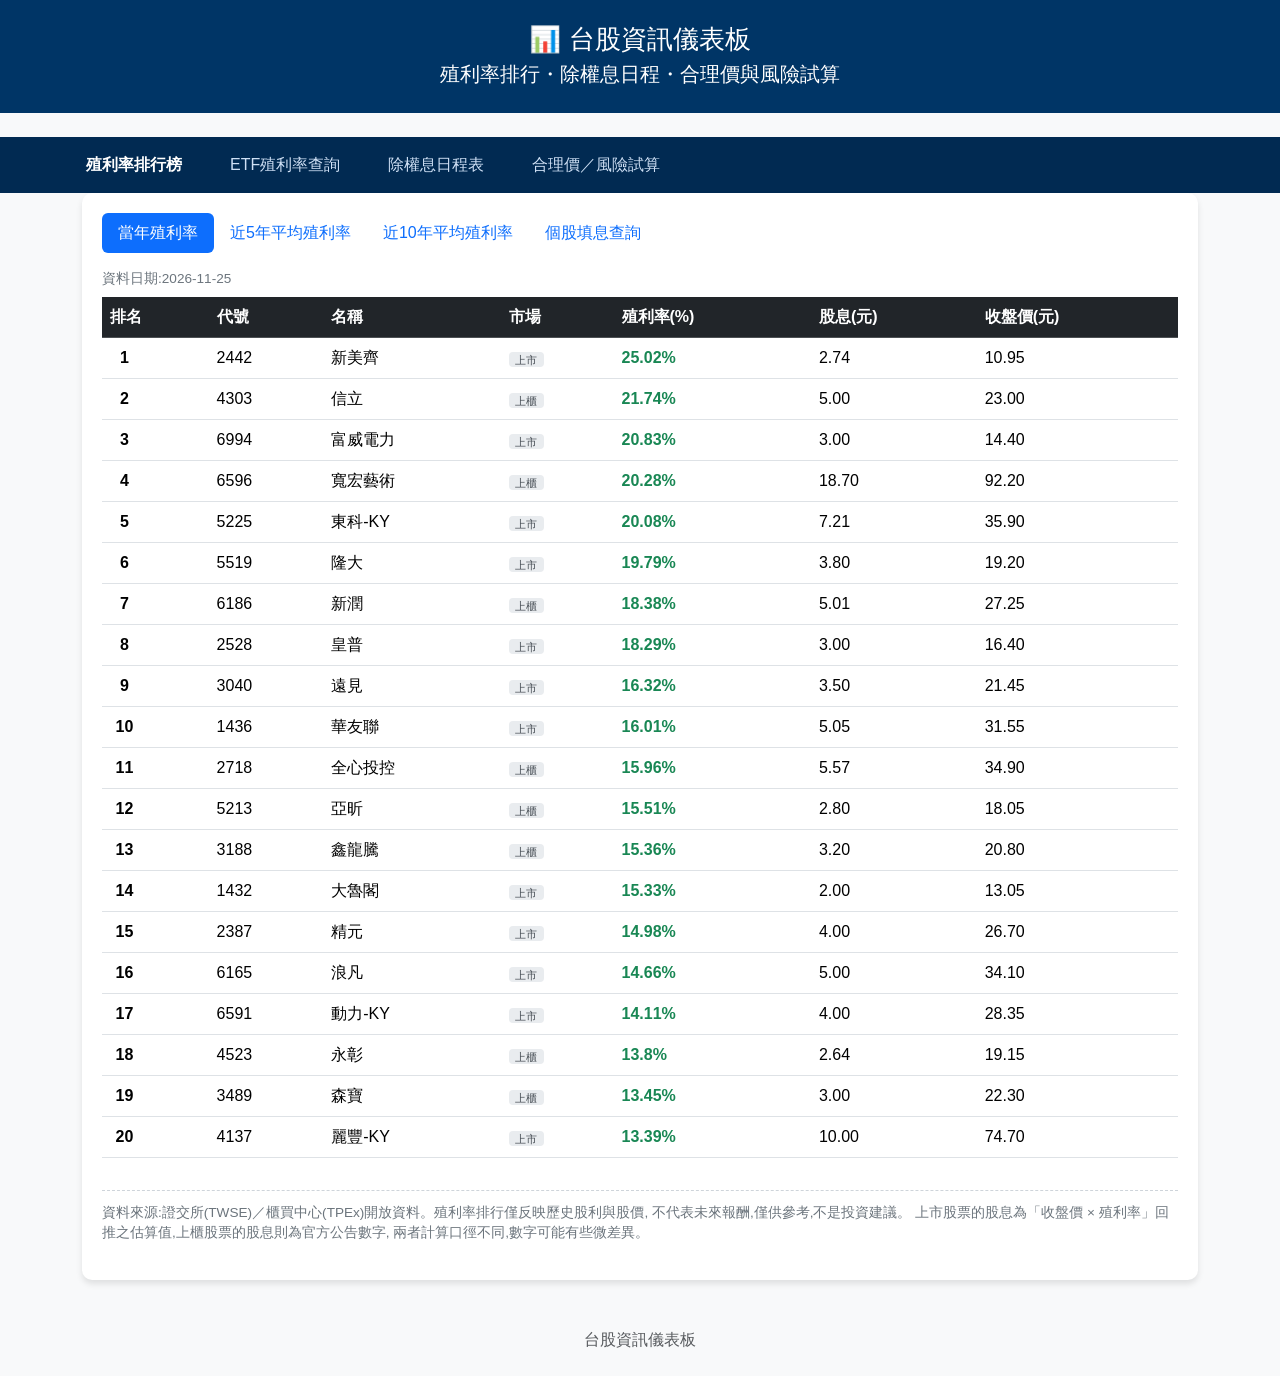
<file: index.html>
<!DOCTYPE html>
<html lang="zh-TW">
<head>
  <meta charset="UTF-8">
  <meta name="viewport" content="width=device-width, initial-scale=1.0">
  <title>台股殖利率排行榜 - 台股資訊儀表板</title>
  <link href="https://cdn.jsdelivr.net/npm/bootstrap@5.3.0/dist/css/bootstrap.min.css" rel="stylesheet">
  <link href="assets/css/style.css" rel="stylesheet">
</head>
<body>

<div id="site-nav"></div>

<main class="container">
  <div class="table-container">
    <ul class="nav nav-pills mb-3" id="rankingTabs" role="tablist">
      <li class="nav-item" role="presentation">
        <button class="nav-link active" data-tab="current" type="button">當年殖利率</button>
      </li>
      <li class="nav-item" role="presentation">
        <button class="nav-link" data-tab="5y" type="button">近5年平均殖利率</button>
      </li>
      <li class="nav-item" role="presentation">
        <button class="nav-link" data-tab="10y" type="button">近10年平均殖利率</button>
      </li>
      <li class="nav-item" role="presentation">
        <button class="nav-link" data-tab="fill-dividend" type="button">個股填息查詢</button>
      </li>
    </ul>

    <div id="rankingPanel">
      <p class="data-date-note mb-2" id="dataDateNote"></p>

      <div class="table-responsive">
        <table class="table table-hover data-table">
          <thead class="table-dark">
            <tr id="rankingHeadRow">
              <th>排名</th>
              <th>代號</th>
              <th>名稱</th>
              <th>市場</th>
              <th>殖利率(%)</th>
              <th>股息(元)</th>
              <th>收盤價(元)</th>
            </tr>
          </thead>
          <tbody id="rankingBody">
            <tr><td colspan="7" class="state-message">載入中...</td></tr>
          </tbody>
        </table>
      </div>

      <p class="disclaimer">
        資料來源:證交所(TWSE)／櫃買中心(TPEx)開放資料。殖利率排行僅反映歷史股利與股價,
        不代表未來報酬,僅供參考,不是投資建議。
        上市股票的股息為「收盤價 × 殖利率」回推之估算值,上櫃股票的股息則為官方公告數字,
        兩者計算口徑不同,數字可能有些微差異。
      </p>
    </div>

    <div id="fillDividendPanel" style="display:none;">
      <div class="input-group mb-3" style="max-width: 24rem;">
        <input type="text" id="fdSearchInput" class="form-control" placeholder="輸入股票代號或名稱,例如 2330 或 台積電">
        <button class="btn btn-primary" id="fdSearchBtn" type="button">查詢</button>
      </div>
      <div id="fdSearchMatches" class="mb-3"></div>
      <div id="fdStatus"></div>

      <div class="table-responsive" id="fdTableWrap" style="display:none;">
        <table class="table table-hover data-table">
          <thead class="table-dark">
            <tr>
              <th>年度</th>
              <th>除息日</th>
              <th>除息前股價</th>
              <th>殖利率(%)</th>
              <th>填息天數</th>
              <th>填息後連續維持天數</th>
            </tr>
          </thead>
          <tbody id="fdBody"></tbody>
        </table>
      </div>

      <p class="disclaimer">
        「填息天數」:從除息日起,到收盤價回到除息前收盤價以上所花的交易日數(超過 365
        天未填息則標示逾期)。「填息後連續維持天數」:填息後收盤價連續維持在除息前股價以上
        的交易日數,只要有一天收盤價低於除息前股價就停止累計(最多追蹤 365 天)。
        <strong>此功能目前只支援上市(TWSE)股票</strong>,上櫃股票因資料來源不開放瀏覽器
        跨網域查詢,暫不支援。查詢結果會存在瀏覽器本機(localStorage)一天,同一檔股票
        當天內重複查詢不會再次呼叫外部 API。僅供參考,不是投資建議。
      </p>
    </div>
  </div>
</main>

<footer class="text-center mt-5 mb-4 text-muted">
  <p>台股資訊儀表板</p>
</footer>

<script src="https://cdn.jsdelivr.net/npm/bootstrap@5.3.0/dist/js/bootstrap.bundle.min.js"></script>
<script>window.ACTIVE_PAGE = "rankings";</script>
<script src="assets/js/nav.js"></script>
<script src="assets/js/data-utils.js"></script>
<script src="assets/js/fill-dividend.js"></script>
<script>
  const TAB_CONFIG = {
    current: { file: "data/current_yield_top20.json", yieldKey: "yield", header: "殖利率(%)" },
    "5y": { file: "data/yield_5y_top20.json", yieldKey: "avg_yield", header: "近5年平均殖利率(%)", detailYears: 5 },
    "10y": { file: "data/yield_10y_top20.json", yieldKey: "avg_yield", header: "近10年平均殖利率(%)", detailYears: 10 },
  };

  let activeTab = "current";

  // null/undefined 一律顯示「—」,數字統一取到小數點後 2 位(順便清掉浮點數誤差)。
  function formatMoney(v) {
    if (v === null || v === undefined) return "—";
    const num = Number(v);
    if (Number.isNaN(num)) return "—";
    return num.toFixed(2);
  }

  function buildYieldDetailTableHTML(entries) {
    if (!entries.length) {
      return `<div class="state-message py-2 mb-0">查無可對照的歷史年度樣本資料。</div>`;
    }
    const rowsHtml = entries.map((e) => `
      <tr>
        <td>${DataUtils.escapeHTML(e.year)}</td>
        <td>${formatMoney(e.close)}</td>
        <td>${formatMoney(e.dividend)}</td>
        <td>${e.yield}%</td>
      </tr>
    `).join("");
    return `
      <table class="table table-sm table-borderless mb-0 detail-table">
        <thead>
          <tr><th>年度</th><th>收盤價(元)</th><th>股息(元)</th><th>殖利率(%)</th></tr>
        </thead>
        <tbody>${rowsHtml}</tbody>
      </table>
    `;
  }

  // 展開/收合單一列的歷史明細。第一次展開時才去查資料並快取在 detailRow 的 dataset 上,
  // 之後重複展開/收合不用重新計算。
  async function toggleYieldDetail(btn, numYears) {
    const code = btn.dataset.code;
    const summaryRow = btn.closest("tr");
    const detailRow = summaryRow.nextElementSibling;
    const cell = detailRow.querySelector(".detail-cell");

    const isOpen = detailRow.style.display !== "none";
    if (isOpen) {
      detailRow.style.display = "none";
      btn.textContent = "▸ 明細";
      return;
    }

    if (cell.dataset.built !== "1") {
      btn.disabled = true;
      const originalText = btn.textContent;
      btn.textContent = "載入中...";
      await ensureYieldHistoryLoaded();
      const years = Object.keys(yieldHistoryRaw).sort((a, b) => b - a).slice(0, numYears);
      const entries = [];
      years.forEach((y) => {
        const info = (yieldHistoryRaw[y] || {})[code];
        if (info) {
          entries.push({ year: y, close: info.close, dividend: info.dividend, yield: info.yield });
        }
      });
      cell.innerHTML = buildYieldDetailTableHTML(entries);
      cell.dataset.built = "1";
      btn.disabled = false;
      btn.textContent = originalText;
    }
    detailRow.style.display = "";
    btn.textContent = "▾ 收合";
  }

  async function loadTab(tabKey) {
    const cfg = TAB_CONFIG[tabKey];
    const isDetailTab = tabKey === "5y" || tabKey === "10y";
    const tbody = document.getElementById("rankingBody");
    const dateNote = document.getElementById("dataDateNote");
    const headRow = document.getElementById("rankingHeadRow");

    headRow.innerHTML = isDetailTab
      ? `<th>排名</th><th>代號</th><th>名稱</th><th>市場</th><th>${cfg.header}</th><th>明細</th>`
      : `<th>排名</th><th>代號</th><th>名稱</th><th>市場</th><th>${cfg.header}</th><th>股息(元)</th><th>收盤價(元)</th>`;

    DataUtils.showState(tbody, "載入中...");
    dateNote.textContent = "";

    try {
      const rows = await DataUtils.fetchJSON(cfg.file);
      if (!rows || rows.length === 0) {
        DataUtils.showState(tbody, "目前沒有可顯示的排行資料。");
        return;
      }

      if (isDetailTab) {
        const numYears = cfg.detailYears;
        tbody.innerHTML = rows.map((r, i) => `
          <tr>
            <td><span class="rank-badge">${i + 1}</span></td>
            <td>${DataUtils.escapeHTML(r.code)}</td>
            <td>${DataUtils.escapeHTML(r.name)}</td>
            <td><span class="market-badge">${DataUtils.marketLabel(r.market)}</span></td>
            <td class="text-success fw-bold">${r[cfg.yieldKey]}%</td>
            <td><button type="button" class="btn btn-sm btn-outline-secondary detail-toggle-btn" data-code="${DataUtils.escapeHTML(r.code)}">▸ 明細</button></td>
          </tr>
          <tr class="detail-row" style="display:none">
            <td colspan="6" class="detail-cell"></td>
          </tr>
        `).join("");

        tbody.querySelectorAll(".detail-toggle-btn").forEach((btn) => {
          btn.addEventListener("click", () => toggleYieldDetail(btn, numYears));
        });
      } else {
        tbody.innerHTML = rows.map((r, i) => `
          <tr>
            <td><span class="rank-badge">${i + 1}</span></td>
            <td>${DataUtils.escapeHTML(r.code)}</td>
            <td>${DataUtils.escapeHTML(r.name)}</td>
            <td><span class="market-badge">${DataUtils.marketLabel(r.market)}</span></td>
            <td class="text-success fw-bold">${r[cfg.yieldKey]}%</td>
            <td>${formatMoney(r.cash_dividend)}</td>
            <td>${formatMoney(r.close)}</td>
          </tr>
        `).join("");
      }

      if (tabKey === "current" && rows[0] && rows[0].date) {
        dateNote.textContent = `資料日期:${rows[0].date}`;
      } else if (tabKey !== "current") {
        dateNote.textContent = "資料基準:近年 6/30 附近抽樣交易日殖利率快照的平均值";
      }
    } catch (err) {
      console.error(err);
      DataUtils.showState(tbody, "資料載入失敗,請確認排程是否已產生最新資料(data/ 資料夾底下的 JSON 檔)。");
    }
  }

  document.querySelectorAll("#rankingTabs button").forEach((btn) => {
    btn.addEventListener("click", () => {
      document.querySelectorAll("#rankingTabs button").forEach((b) => b.classList.remove("active"));
      btn.classList.add("active");
      activeTab = btn.dataset.tab;

      const rankingPanel = document.getElementById("rankingPanel");
      const fillDividendPanel = document.getElementById("fillDividendPanel");
      if (activeTab === "fill-dividend") {
        rankingPanel.style.display = "none";
        fillDividendPanel.style.display = "";
        initFillDividendPanel();
      } else {
        rankingPanel.style.display = "";
        fillDividendPanel.style.display = "none";
        loadTab(activeTab);
      }
    });
  });

  loadTab(activeTab);

  // ==================== 個股填息查詢 ====================
  let yieldHistoryRaw = null; // {year: {code: {name, market, close, yield, dividend}}}
  let yieldHistoryLoaded = false;

  async function ensureYieldHistoryLoaded() {
    if (yieldHistoryLoaded) return;
    try {
      yieldHistoryRaw = await DataUtils.fetchJSON("data/yield_history_raw.json");
    } catch (err) {
      console.error(err);
      yieldHistoryRaw = {};
    }
    yieldHistoryLoaded = true;
  }

  function findLatestSnapshotEntry(code) {
    // 從最新到最舊找這檔代號出現的年度快照,拿 name/market 用
    const years = Object.keys(yieldHistoryRaw).sort((a, b) => b - a);
    for (const y of years) {
      if (yieldHistoryRaw[y][code]) return yieldHistoryRaw[y][code];
    }
    return null;
  }

  function searchStockIndex(keyword) {
    // 用最新一個年度的快照當代號/名稱對照表
    const years = Object.keys(yieldHistoryRaw).sort((a, b) => b - a);
    if (!years.length) return [];
    const latest = yieldHistoryRaw[years[0]];
    if (latest[keyword]) return [[keyword, latest[keyword].name]];
    return Object.entries(latest)
      .filter(([code, info]) => info.name && info.name.includes(keyword))
      .map(([code, info]) => [code, info.name])
      .slice(0, 20);
  }

  function initFillDividendPanel() {
    if (document.getElementById("fdSearchBtn").dataset.bound) return;
    document.getElementById("fdSearchBtn").dataset.bound = "1";

    document.getElementById("fdSearchBtn").addEventListener("click", handleFillDividendSearch);
    document.getElementById("fdSearchInput").addEventListener("keydown", (e) => {
      if (e.key === "Enter") { e.preventDefault(); handleFillDividendSearch(); }
    });
  }

  async function handleFillDividendSearch() {
    const keyword = document.getElementById("fdSearchInput").value.trim();
    const matchesEl = document.getElementById("fdSearchMatches");
    const statusEl = document.getElementById("fdStatus");
    const tableWrap = document.getElementById("fdTableWrap");
    matchesEl.innerHTML = "";
    statusEl.innerHTML = "";
    tableWrap.style.display = "none";
    if (!keyword) return;

    await ensureYieldHistoryLoaded();
    const matches = searchStockIndex(keyword);

    if (matches.length === 0) {
      statusEl.innerHTML = `<div class="state-message">查無「${DataUtils.escapeHTML(keyword)}」,請確認代號或名稱是否正確。</div>`;
      return;
    }
    if (matches.length === 1) {
      runFillDividendQuery(matches[0][0]);
      return;
    }
    matchesEl.innerHTML = matches.map(([code, name]) =>
      `<button class="btn btn-outline-secondary btn-sm me-2 mb-2" data-code="${code}">${DataUtils.escapeHTML(name)} (${code})</button>`
    ).join("");
    matchesEl.querySelectorAll("button").forEach((btn) => {
      btn.addEventListener("click", () => runFillDividendQuery(btn.dataset.code));
    });
  }

  async function runFillDividendQuery(code) {
    const statusEl = document.getElementById("fdStatus");
    const tableWrap = document.getElementById("fdTableWrap");
    const body = document.getElementById("fdBody");
    tableWrap.style.display = "none";

    const snapshotEntry = findLatestSnapshotEntry(code);
    const market = snapshotEntry ? snapshotEntry.market : null;
    const name = snapshotEntry ? snapshotEntry.name : code;

    if (market === "otc") {
      statusEl.innerHTML = `<div class="state-message">${DataUtils.escapeHTML(name)}(${code})是上櫃股票,填息查詢功能目前只支援上市股票,無法查詢。</div>`;
      return;
    }

    statusEl.innerHTML = `<div class="state-message">查詢中(${DataUtils.escapeHTML(name)} ${code})...首次查詢這檔股票可能需要幾秒到十幾秒,請稍候。</div>`;

    let events;
    try {
      events = await FillDividend.getFillDividendReport(code);
    } catch (err) {
      console.error(err);
      statusEl.innerHTML = `<div class="alert alert-danger">查詢失敗:${DataUtils.escapeHTML(err.message || String(err))}</div>`;
      return;
    }

    if (!events.length) {
      statusEl.innerHTML = `<div class="state-message">查無 ${DataUtils.escapeHTML(name)}(${code})近 10 年的除息事件紀錄。</div>`;
      return;
    }

    statusEl.innerHTML = "";
    tableWrap.style.display = "";
    body.innerHTML = events.map((ev) => {
      const year = ev.exDate.slice(0, 4);
      const yearSnap = (yieldHistoryRaw[year] || {})[code];
      const yieldText = yearSnap ? `${yearSnap.yield}%` : "-";

      let fillText, maintainText;
      if (ev.status === "filled") {
        fillText = `${ev.fillDays} 天(${ev.fillDate})`;
        if (ev.maintainCapped === true) {
          maintainText = `${ev.maintainDays}+ 天(達 365 天上限)`;
        } else if (ev.maintainCapped === null) {
          maintainText = `${ev.maintainDays} 天(維持中,尚未跌破)`;
        } else {
          maintainText = `${ev.maintainDays} 天`;
        }
      } else if (ev.status === "not_filled_yet") {
        fillText = "尚未填息";
        maintainText = "-";
      } else if (ev.status === "not_filled_overdue") {
        fillText = "逾期未填息(超過365天)";
        maintainText = "-";
      } else {
        fillText = "資料不足";
        maintainText = "-";
      }

      return `
        <tr>
          <td>${year}</td>
          <td>${ev.exDate}(${ev.type})</td>
          <td>${ev.preClose}</td>
          <td>${yieldText}</td>
          <td>${fillText}</td>
          <td>${maintainText}</td>
        </tr>
      `;
    }).join("");
  }
</script>
</body>
</html>
</file>
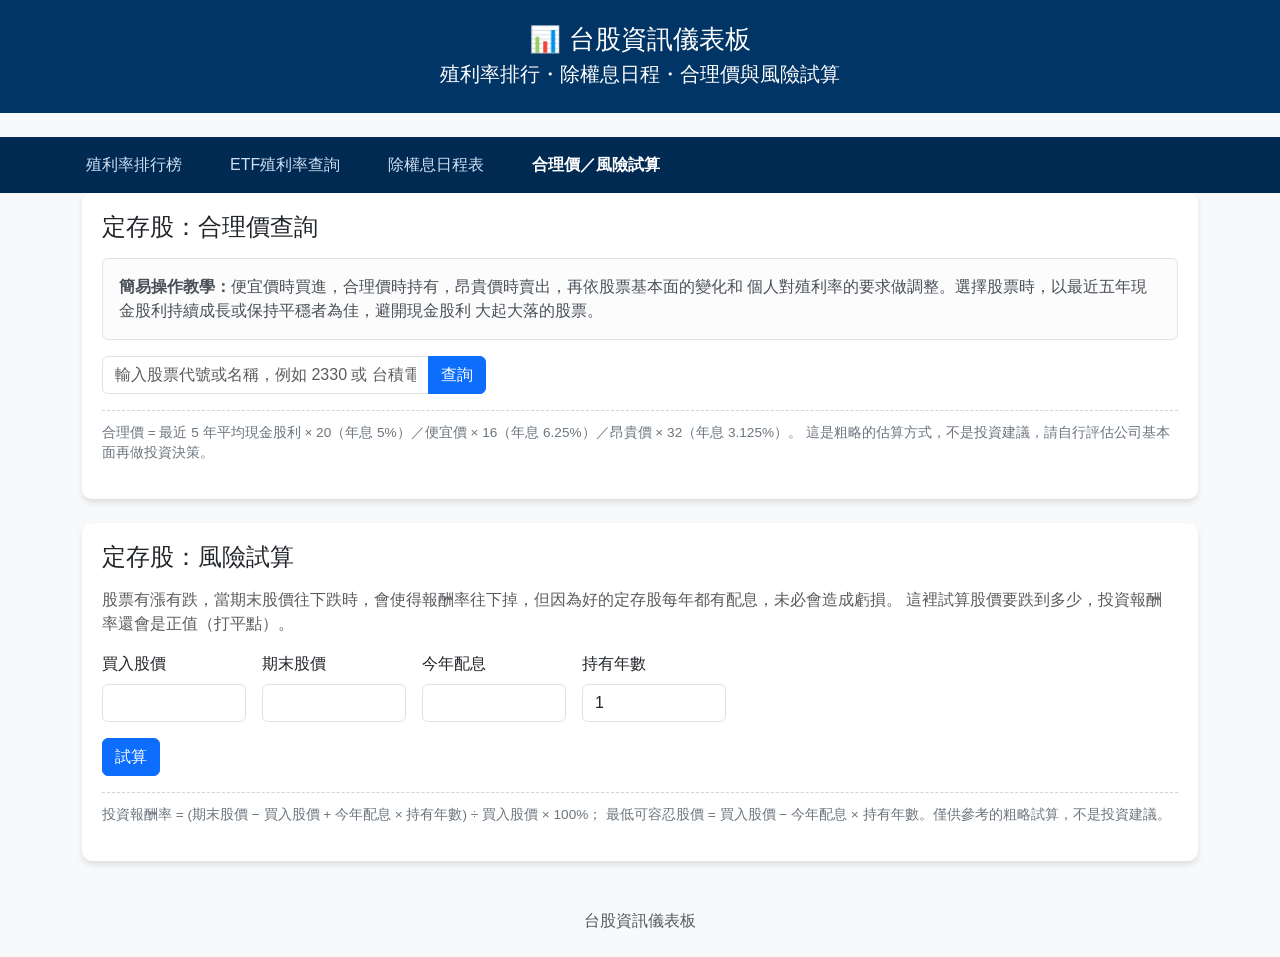
<file: calculators.html>
<!DOCTYPE html>
<html lang="zh-TW">
<head>
  <meta charset="UTF-8">
  <meta name="viewport" content="width=device-width, initial-scale=1.0">
  <title>合理價／風險試算 - 台股資訊儀表板</title>
  <link href="https://cdn.jsdelivr.net/npm/bootstrap@5.3.0/dist/css/bootstrap.min.css" rel="stylesheet">
  <link href="assets/css/style.css" rel="stylesheet">
</head>
<body>

<div id="site-nav"></div>

<main class="container">

  <!-- ===== 合理價查詢 ===== -->
  <section class="table-container">
    <h4 class="mb-3">定存股：合理價查詢</h4>

    <div class="alert alert-light border" role="alert">
      <strong>簡易操作教學：</strong>便宜價時買進，合理價時持有，昂貴價時賣出，再依股票基本面的變化和
      個人對殖利率的要求做調整。選擇股票時，以最近五年現金股利持續成長或保持平穩者為佳，避開現金股利
      大起大落的股票。
    </div>

    <div class="input-group mb-3" style="max-width: 24rem;">
      <input type="text" id="fvSearchInput" class="form-control" placeholder="輸入股票代號或名稱，例如 2330 或 台積電">
      <button class="btn btn-primary" id="fvSearchBtn" type="button">查詢</button>
    </div>
    <div id="fvSearchMatches" class="mb-3"></div>

    <div id="fvResult"></div>

    <p class="disclaimer">
      合理價 = 最近 5 年平均現金股利 × 20（年息 5%）／便宜價 × 16（年息 6.25%）／昂貴價 × 32（年息 3.125%）。
      這是粗略的估算方式，不是投資建議，請自行評估公司基本面再做投資決策。
    </p>
  </section>

  <!-- ===== 風險試算 ===== -->
  <section class="table-container">
    <h4 class="mb-3">定存股：風險試算</h4>
    <p class="text-muted">
      股票有漲有跌，當期末股價往下跌時，會使得報酬率往下掉，但因為好的定存股每年都有配息，未必會造成虧損。
      這裡試算股價要跌到多少，投資報酬率還會是正值（打平點）。
    </p>

    <form id="riskForm" class="row g-3" style="max-width: 40rem;">
      <div class="col-6 col-sm-3">
        <label class="form-label" for="buyPrice">買入股價</label>
        <input type="number" step="0.01" class="form-control" id="buyPrice" required>
      </div>
      <div class="col-6 col-sm-3">
        <label class="form-label" for="endPrice">期末股價</label>
        <input type="number" step="0.01" class="form-control" id="endPrice" required>
      </div>
      <div class="col-6 col-sm-3">
        <label class="form-label" for="dividend">今年配息</label>
        <input type="number" step="0.01" class="form-control" id="dividend" required>
      </div>
      <div class="col-6 col-sm-3">
        <label class="form-label" for="years">持有年數</label>
        <input type="number" step="0.1" class="form-control" id="years" value="1" required>
      </div>
      <div class="col-12">
        <button type="submit" class="btn btn-primary">試算</button>
      </div>
    </form>

    <div id="riskResult" class="mt-3"></div>

    <p class="disclaimer">
      投資報酬率 = (期末股價 − 買入股價 + 今年配息 × 持有年數) ÷ 買入股價 × 100%；
      最低可容忍股價 = 買入股價 − 今年配息 × 持有年數。僅供參考的粗略試算，不是投資建議。
    </p>
  </section>

</main>

<footer class="text-center mt-5 mb-4 text-muted">
  <p>台股資訊儀表板</p>
</footer>

<script src="https://cdn.jsdelivr.net/npm/bootstrap@5.3.0/dist/js/bootstrap.bundle.min.js"></script>
<script>window.ACTIVE_PAGE = "calculators";</script>
<script src="assets/js/nav.js"></script>
<script src="assets/js/data-utils.js"></script>
<script src="assets/js/risk.js"></script>
<script>
  let fairValueData = null;

  async function loadFairValueData() {
    try {
      fairValueData = await DataUtils.fetchJSON("data/fair_value.json");
    } catch (err) {
      console.error(err);
      document.getElementById("fvResult").innerHTML =
        `<div class="state-message">合理價資料載入失敗，請確認排程是否已產生 data/fair_value.json。</div>`;
    }
  }

  function searchFairValue() {
    const keyword = document.getElementById("fvSearchInput").value.trim();
    const matchesEl = document.getElementById("fvSearchMatches");
    const resultEl = document.getElementById("fvResult");
    matchesEl.innerHTML = "";
    resultEl.innerHTML = "";
    if (!fairValueData || !keyword) return;

    if (fairValueData[keyword]) {
      renderFairValue(keyword);
      return;
    }

    const matches = Object.entries(fairValueData)
      .filter(([code, info]) => info.name && info.name.includes(keyword))
      .slice(0, 20);

    if (matches.length === 0) {
      DataUtils.showState(resultEl, `查無「${keyword}」的合理價資料（可能是樣本不足或代號輸入錯誤）。`);
      return;
    }
    if (matches.length === 1) {
      renderFairValue(matches[0][0]);
      return;
    }
    matchesEl.innerHTML = matches.map(([code, info]) =>
      `<button class="btn btn-outline-secondary btn-sm me-2 mb-2" data-code="${code}">${DataUtils.escapeHTML(info.name)} (${code})</button>`
    ).join("");
    matchesEl.querySelectorAll("button").forEach((btn) => {
      btn.addEventListener("click", () => renderFairValue(btn.dataset.code));
    });
  }

  function renderFairValue(code) {
    const info = fairValueData[code];
    const resultEl = document.getElementById("fvResult");
    if (!info) {
      DataUtils.showState(resultEl, "查無資料。");
      return;
    }
    resultEl.innerHTML = `
      <div class="card">
        <div class="card-body">
          <h5 class="card-title">${DataUtils.escapeHTML(info.name)} (${code})</h5>
          <p class="text-muted mb-2">近 ${info.sample_years} 年平均現金股利：${info.avg_dividend_5y} 元</p>
          <div class="row text-center">
            <div class="col-4">
              <div class="text-success fw-bold fs-5">${info.cheap}</div>
              <div class="text-muted small">便宜價</div>
            </div>
            <div class="col-4">
              <div class="fw-bold fs-5">${info.reasonable}</div>
              <div class="text-muted small">合理價</div>
            </div>
            <div class="col-4">
              <div class="text-danger fw-bold fs-5">${info.expensive}</div>
              <div class="text-muted small">昂貴價</div>
            </div>
          </div>
          <button class="btn btn-link mt-2 p-0" id="fillRiskFormBtn">用這檔股票的平均股利試算風險 →</button>
        </div>
      </div>
    `;
    document.getElementById("fillRiskFormBtn").addEventListener("click", () => {
      document.getElementById("buyPrice").value = info.reasonable;
      document.getElementById("dividend").value = info.avg_dividend_5y;
      document.getElementById("riskForm").scrollIntoView({ behavior: "smooth" });
    });
  }

  document.getElementById("fvSearchBtn").addEventListener("click", searchFairValue);
  document.getElementById("fvSearchInput").addEventListener("keydown", (e) => {
    if (e.key === "Enter") { e.preventDefault(); searchFairValue(); }
  });

  document.getElementById("riskForm").addEventListener("submit", (e) => {
    e.preventDefault();
    const input = {
      buyPrice: document.getElementById("buyPrice").value,
      endPrice: document.getElementById("endPrice").value,
      dividend: document.getElementById("dividend").value,
      years: document.getElementById("years").value,
    };
    const result = RiskCalc.calc(input);
    const resultEl = document.getElementById("riskResult");
    if (!result.ok) {
      resultEl.innerHTML = `<div class="alert alert-danger">${DataUtils.escapeHTML(result.error)}</div>`;
      return;
    }
    const rateClass = result.returnRate >= 0 ? "text-success" : "text-danger";
    resultEl.innerHTML = `
      <div class="card">
        <div class="card-body row text-center">
          <div class="col-6 col-sm-3 mb-2">
            <div class="fw-bold fs-5 ${rateClass}">${result.returnRate}%</div>
            <div class="text-muted small">投資報酬率</div>
          </div>
          <div class="col-6 col-sm-3 mb-2">
            <div class="fw-bold fs-5">${result.breakevenPrice}</div>
            <div class="text-muted small">最低可容忍股價</div>
          </div>
          <div class="col-6 col-sm-3 mb-2">
            <div class="fw-bold fs-5">${result.toleratedDropAmount}</div>
            <div class="text-muted small">可容忍下跌金額</div>
          </div>
          <div class="col-6 col-sm-3 mb-2">
            <div class="fw-bold fs-5">${result.toleratedDropPct}%</div>
            <div class="text-muted small">可容忍下跌百分比</div>
          </div>
        </div>
      </div>
      ${result.noDividendBuffer ? '<div class="alert alert-warning mt-2">今年配息為 0，沒有配息緩衝，沒有安全邊際。</div>' : ""}
    `;
  });

  loadFairValueData();
</script>
</body>
</html>
</file>
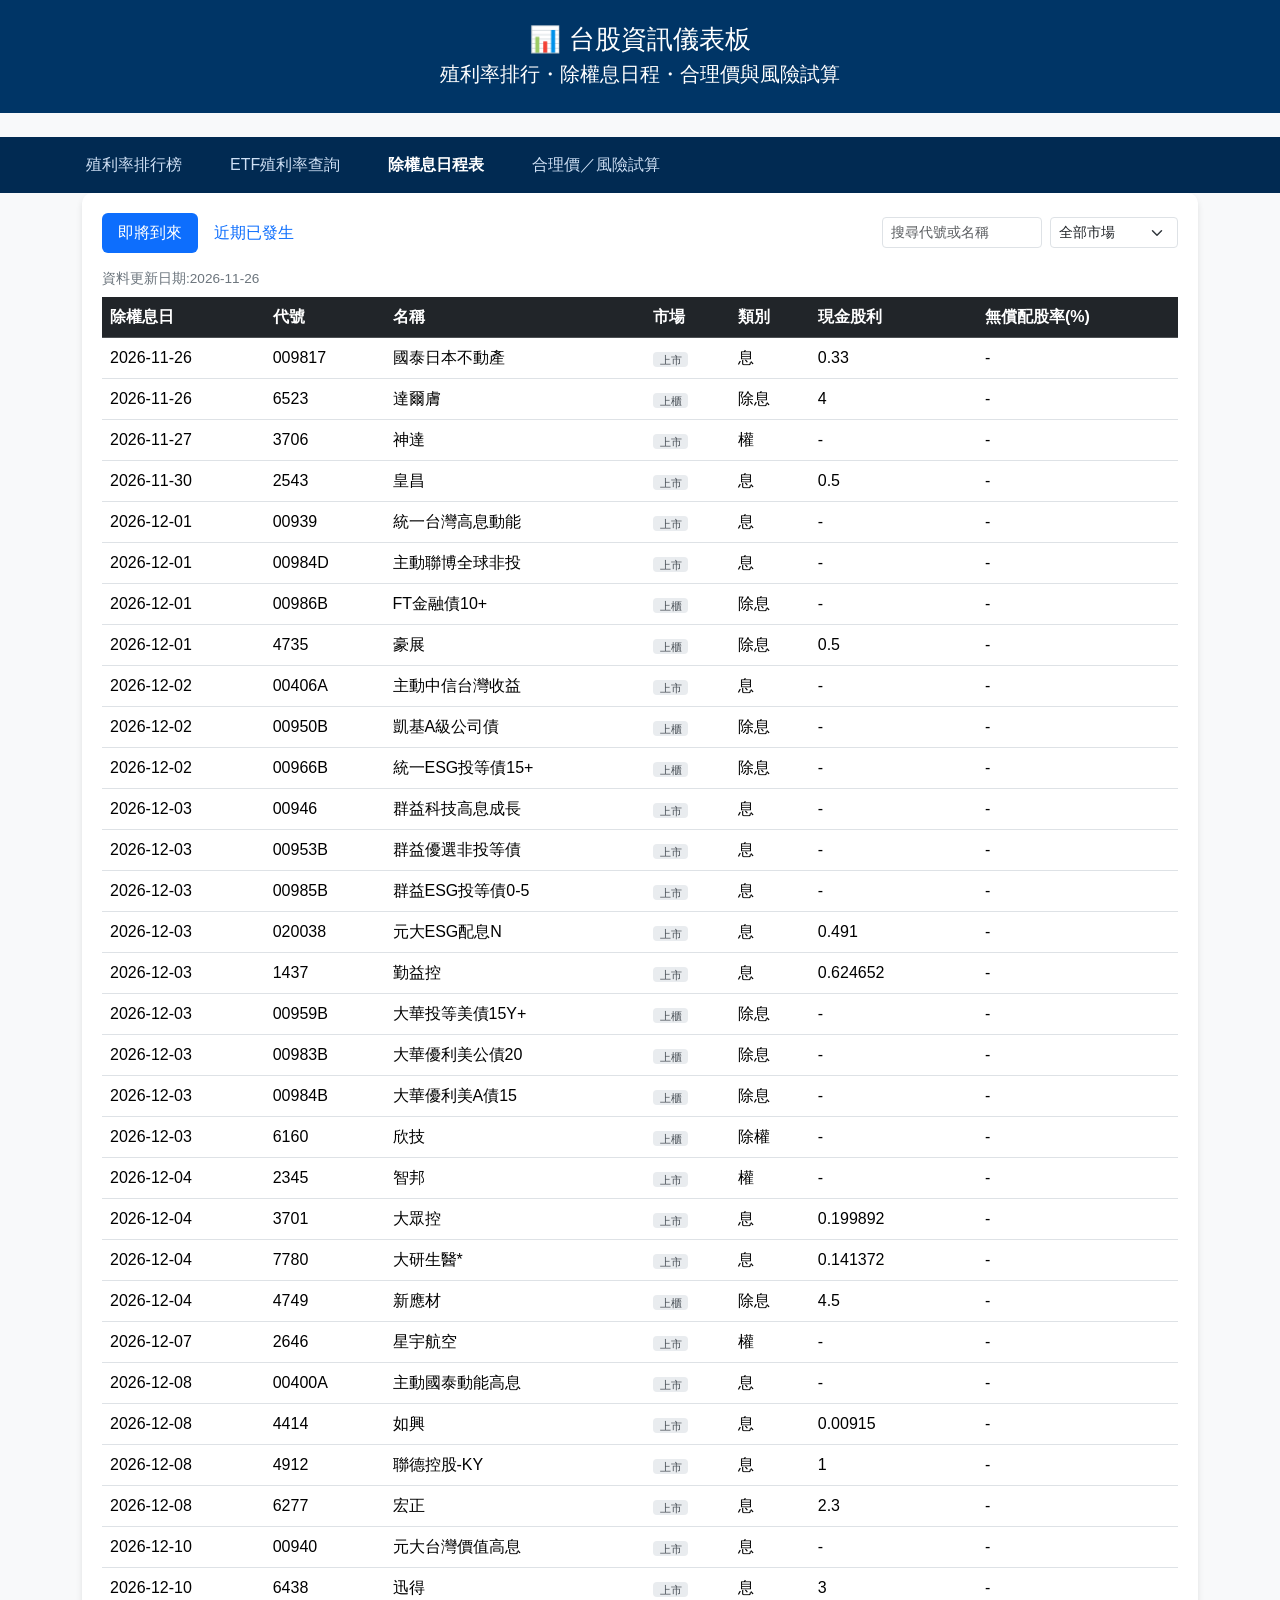
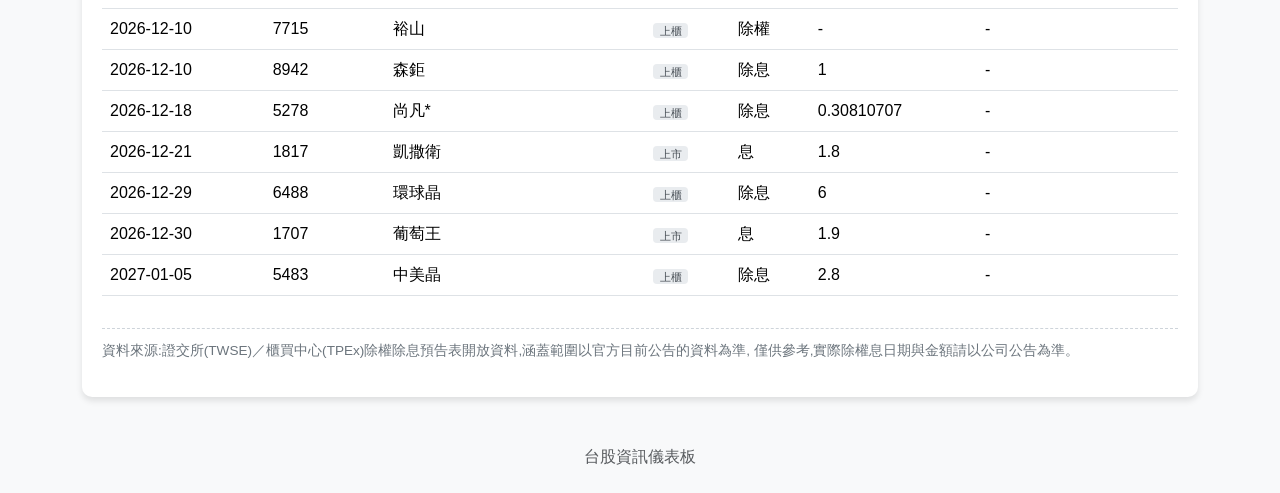
<file: calendar.html>
<!DOCTYPE html>
<html lang="zh-TW">
<head>
  <meta charset="UTF-8">
  <meta name="viewport" content="width=device-width, initial-scale=1.0">
  <title>除權息日程表 - 台股資訊儀表板</title>
  <link href="https://cdn.jsdelivr.net/npm/bootstrap@5.3.0/dist/css/bootstrap.min.css" rel="stylesheet">
  <link href="assets/css/style.css" rel="stylesheet">
</head>
<body>

<div id="site-nav"></div>

<main class="container">
  <div class="table-container">
    <div class="d-flex flex-wrap justify-content-between align-items-center gap-2 mb-3">
      <ul class="nav nav-pills mb-0" id="periodTabs">
        <li class="nav-item">
          <button class="nav-link active" data-period="upcoming" type="button">即將到來</button>
        </li>
        <li class="nav-item">
          <button class="nav-link" data-period="recent" type="button">近期已發生</button>
        </li>
      </ul>

      <div class="d-flex flex-wrap gap-2">
        <input type="text" id="searchInput" class="form-control form-control-sm" placeholder="搜尋代號或名稱" style="width: 10rem;">
        <select id="marketFilter" class="form-select form-select-sm" style="width: 8rem;">
          <option value="">全部市場</option>
          <option value="tse">上市</option>
          <option value="otc">上櫃</option>
        </select>
      </div>
    </div>

    <p class="data-date-note mb-2" id="dataDateNote"></p>

    <div class="table-responsive">
      <table class="table table-hover data-table">
        <thead class="table-dark">
          <tr>
            <th>除權息日</th>
            <th>代號</th>
            <th>名稱</th>
            <th>市場</th>
            <th>類別</th>
            <th>現金股利</th>
            <th>無償配股率(%)</th>
          </tr>
        </thead>
        <tbody id="calendarBody">
          <tr><td colspan="7" class="state-message">載入中...</td></tr>
        </tbody>
      </table>
    </div>

    <p class="disclaimer">
      資料來源:證交所(TWSE)／櫃買中心(TPEx)除權除息預告表開放資料,涵蓋範圍以官方目前公告的資料為準,
      僅供參考,實際除權息日期與金額請以公司公告為準。
    </p>
  </div>
</main>

<footer class="text-center mt-5 mb-4 text-muted">
  <p>台股資訊儀表板</p>
</footer>

<script src="https://cdn.jsdelivr.net/npm/bootstrap@5.3.0/dist/js/bootstrap.bundle.min.js"></script>
<script>window.ACTIVE_PAGE = "calendar";</script>
<script src="assets/js/nav.js"></script>
<script src="assets/js/data-utils.js"></script>
<script>
  let calendarData = null;
  let activePeriod = "upcoming";

  function applyFiltersAndRender() {
    const tbody = document.getElementById("calendarBody");
    if (!calendarData) return;

    const keyword = document.getElementById("searchInput").value.trim();
    const market = document.getElementById("marketFilter").value;
    let rows = calendarData[activePeriod] || [];

    if (keyword) {
      rows = rows.filter((r) => r.code.includes(keyword) || (r.name && r.name.includes(keyword)));
    }
    if (market) {
      rows = rows.filter((r) => r.market === market);
    }

    if (rows.length === 0) {
      DataUtils.showState(tbody, "沒有符合條件的除權息資料。");
      return;
    }

    tbody.innerHTML = rows.map((r) => `
      <tr>
        <td>${r.ex_date}</td>
        <td>${DataUtils.escapeHTML(r.code)}</td>
        <td>${DataUtils.escapeHTML(r.name)}</td>
        <td><span class="market-badge">${DataUtils.marketLabel(r.market)}</span></td>
        <td>${DataUtils.escapeHTML(r.type || "-")}</td>
        <td>${r.cash_dividend != null ? r.cash_dividend : "-"}</td>
        <td>${r.stock_dividend_ratio != null ? r.stock_dividend_ratio : "-"}</td>
      </tr>
    `).join("");
  }

  async function init() {
    const tbody = document.getElementById("calendarBody");
    try {
      calendarData = await DataUtils.fetchJSON("data/ex_dividend_calendar.json");
      document.getElementById("dataDateNote").textContent = `資料更新日期:${calendarData.generated_at}`;
      applyFiltersAndRender();
    } catch (err) {
      console.error(err);
      DataUtils.showState(tbody, "資料載入失敗,請確認排程是否已產生最新資料(data/ex_dividend_calendar.json)。");
    }
  }

  document.querySelectorAll("#periodTabs button").forEach((btn) => {
    btn.addEventListener("click", () => {
      document.querySelectorAll("#periodTabs button").forEach((b) => b.classList.remove("active"));
      btn.classList.add("active");
      activePeriod = btn.dataset.period;
      applyFiltersAndRender();
    });
  });
  document.getElementById("searchInput").addEventListener("input", applyFiltersAndRender);
  document.getElementById("marketFilter").addEventListener("change", applyFiltersAndRender);

  init();
</script>
</body>
</html>
</file>
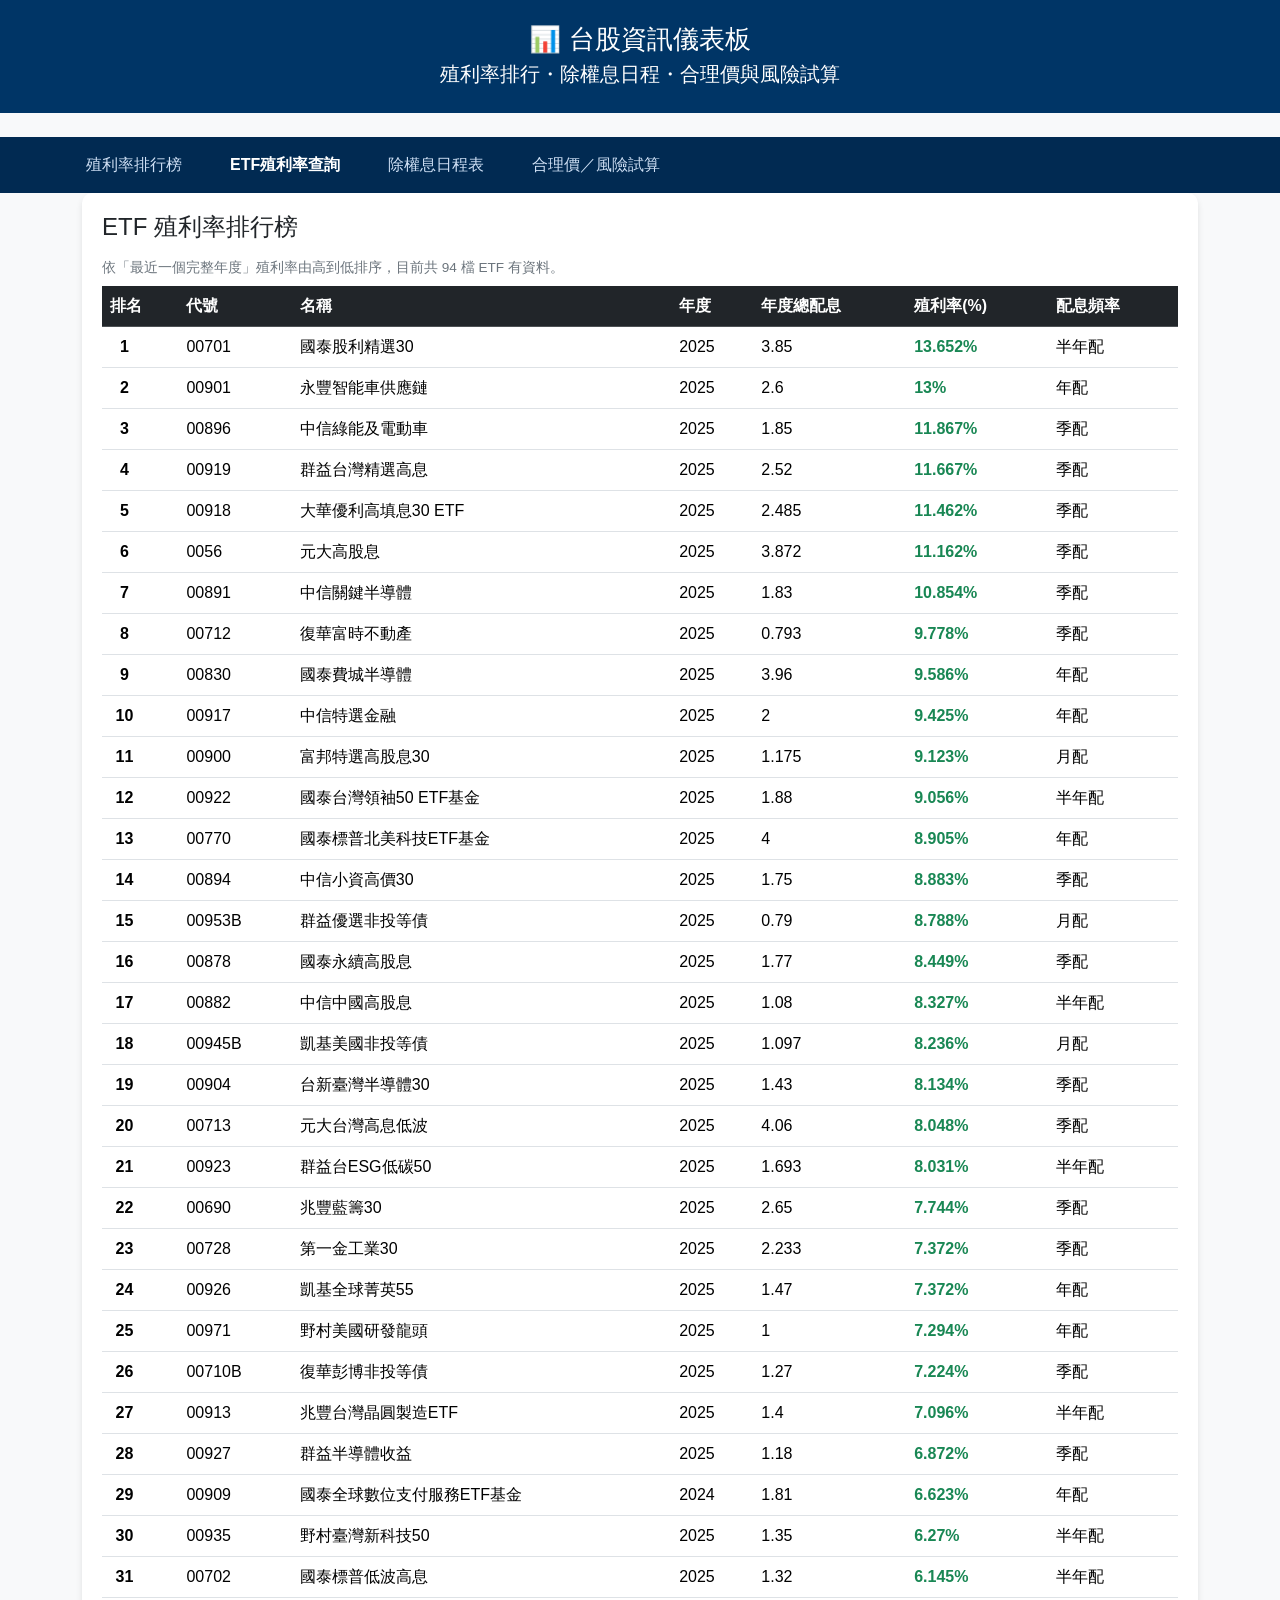
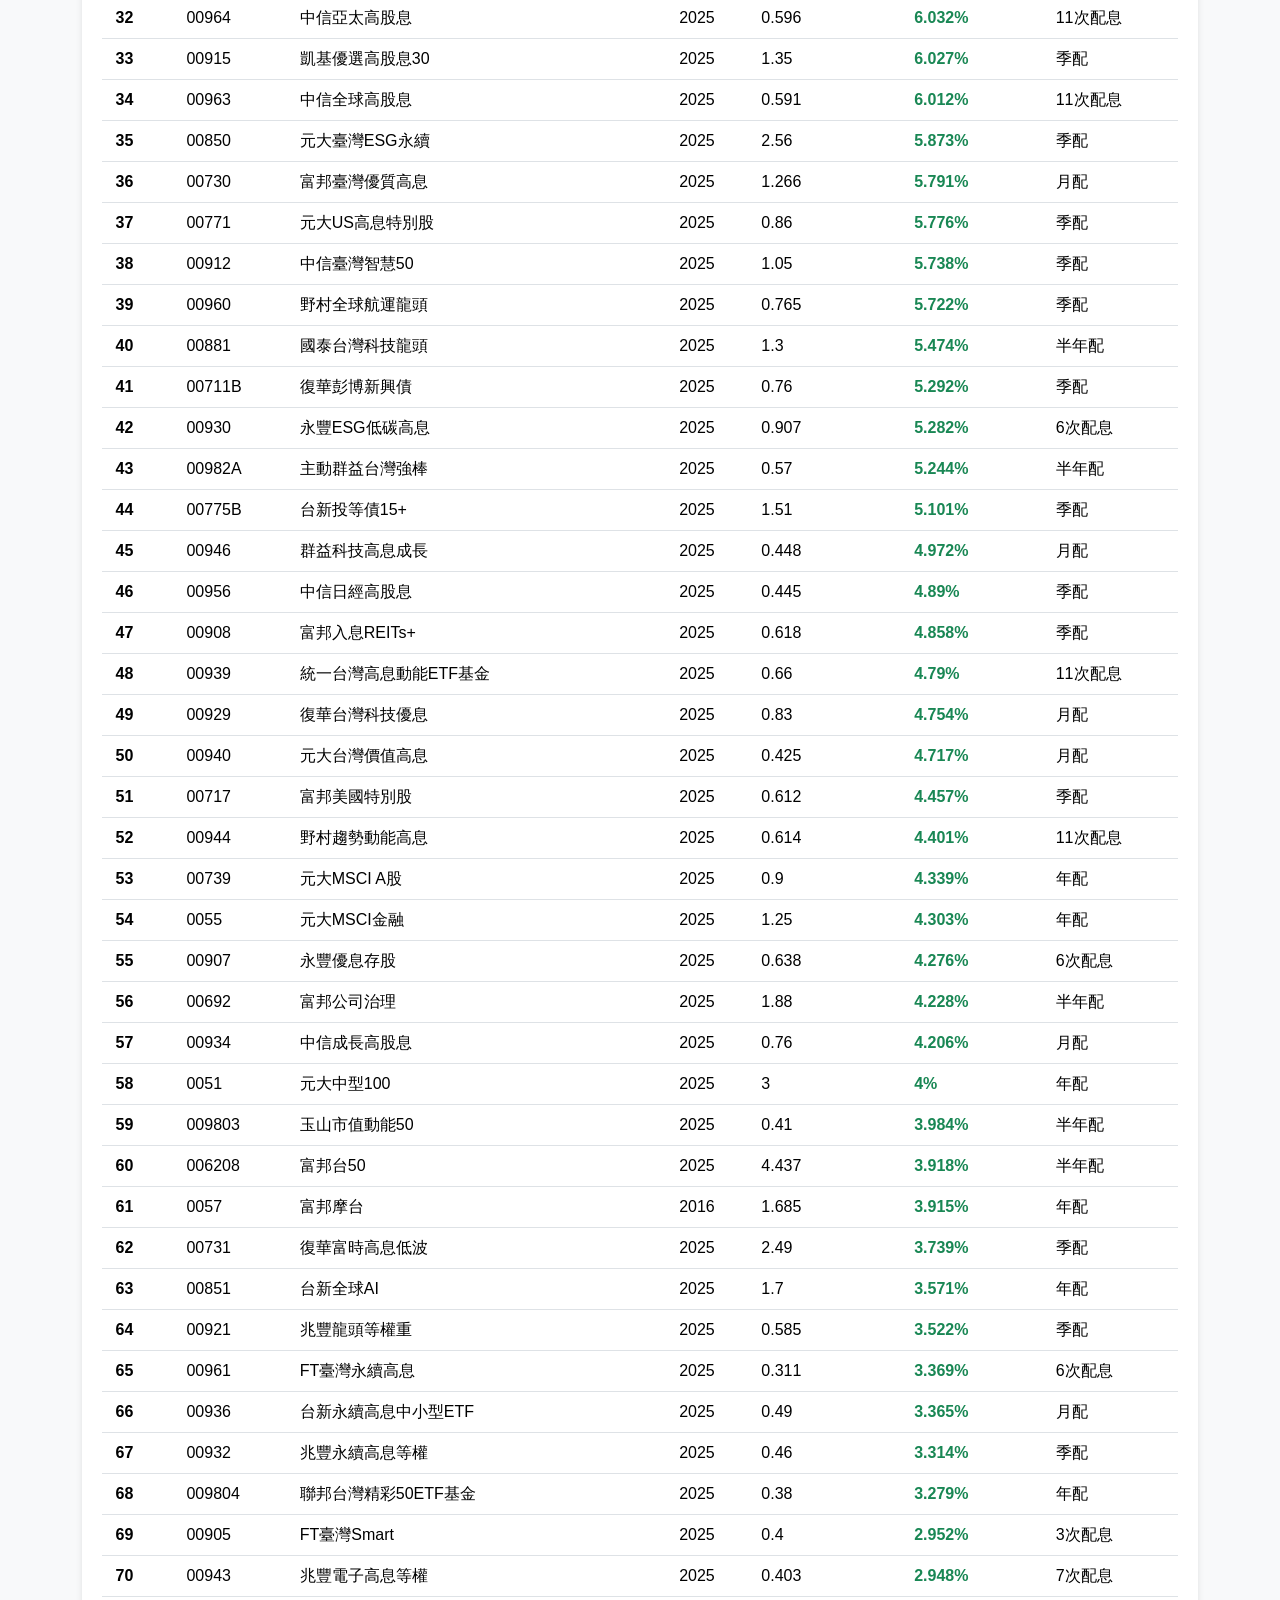
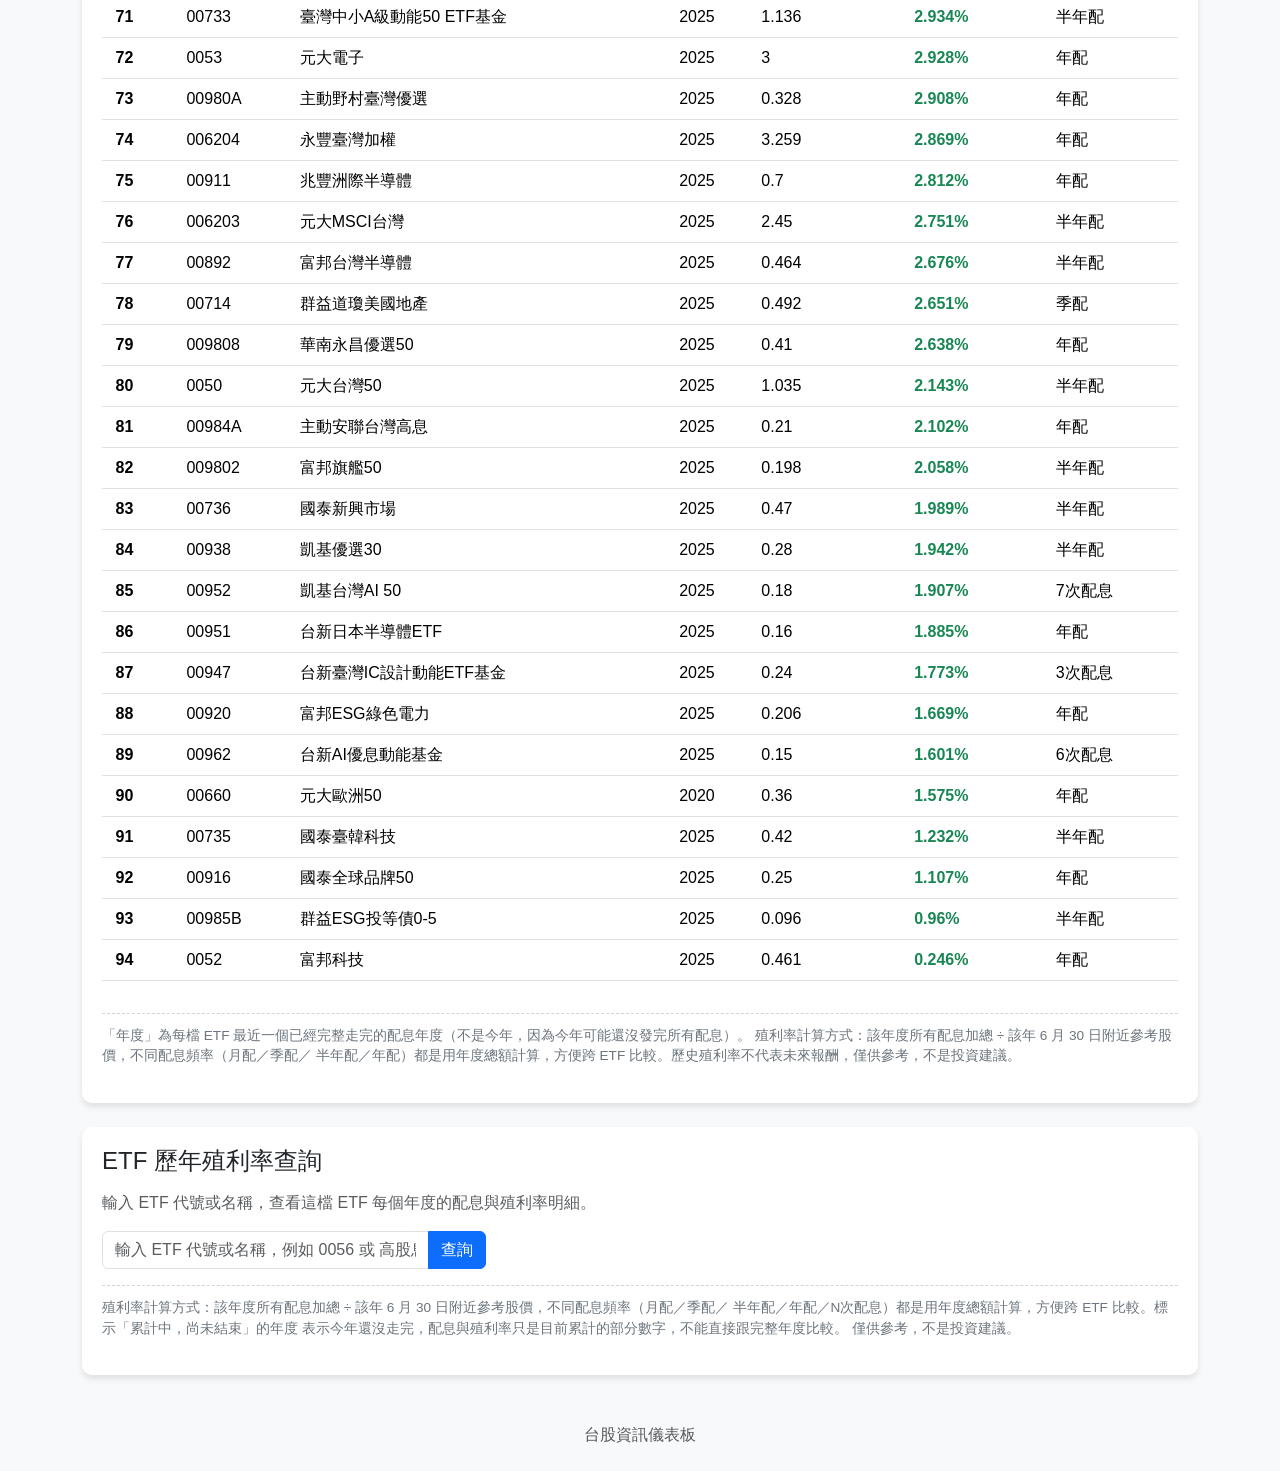
<file: etf.html>
<!DOCTYPE html>
<html lang="zh-TW">
<head>
  <meta charset="UTF-8">
  <meta name="viewport" content="width=device-width, initial-scale=1.0">
  <title>ETF殖利率查詢 - 台股資訊儀表板</title>
  <link href="https://cdn.jsdelivr.net/npm/bootstrap@5.3.0/dist/css/bootstrap.min.css" rel="stylesheet">
  <link href="assets/css/style.css" rel="stylesheet">
</head>
<body>

<div id="site-nav"></div>

<main class="container">

  <!-- ===== ETF 殖利率排行榜 ===== -->
  <section class="table-container">
    <h4 class="mb-3">ETF 殖利率排行榜</h4>
    <p class="data-date-note mb-2">
      依「最近一個完整年度」殖利率由高到低排序，目前共 <span id="etfRankCount">-</span> 檔 ETF 有資料。
    </p>

    <div class="table-responsive">
      <table class="table table-hover data-table">
        <thead class="table-dark">
          <tr>
            <th>排名</th>
            <th>代號</th>
            <th>名稱</th>
            <th>年度</th>
            <th>年度總配息</th>
            <th>殖利率(%)</th>
            <th>配息頻率</th>
          </tr>
        </thead>
        <tbody id="etfRankBody">
          <tr><td colspan="7" class="state-message">載入中...</td></tr>
        </tbody>
      </table>
    </div>

    <p class="disclaimer">
      「年度」為每檔 ETF 最近一個已經完整走完的配息年度（不是今年，因為今年可能還沒發完所有配息）。
      殖利率計算方式：該年度所有配息加總 ÷ 該年 6 月 30 日附近參考股價，不同配息頻率（月配／季配／
      半年配／年配）都是用年度總額計算，方便跨 ETF 比較。歷史殖利率不代表未來報酬，僅供參考，不是投資建議。
    </p>
  </section>

  <!-- ===== 個股（單一 ETF）歷年明細查詢 ===== -->
  <section class="table-container">
    <h4 class="mb-3">ETF 歷年殖利率查詢</h4>
    <p class="text-muted">輸入 ETF 代號或名稱，查看這檔 ETF 每個年度的配息與殖利率明細。</p>

    <div class="input-group mb-3" style="max-width: 24rem;">
      <input type="text" id="etfSearchInput" class="form-control" placeholder="輸入 ETF 代號或名稱，例如 0056 或 高股息">
      <button class="btn btn-primary" id="etfSearchBtn" type="button">查詢</button>
    </div>
    <div id="etfSearchMatches" class="mb-3"></div>

    <div id="etfDetailResult"></div>

    <p class="disclaimer">
      殖利率計算方式：該年度所有配息加總 ÷ 該年 6 月 30 日附近參考股價，不同配息頻率（月配／季配／
      半年配／年配／N次配息）都是用年度總額計算，方便跨 ETF 比較。標示「累計中，尚未結束」的年度
      表示今年還沒走完，配息與殖利率只是目前累計的部分數字，不能直接跟完整年度比較。
      僅供參考，不是投資建議。
    </p>
  </section>

</main>

<footer class="text-center mt-5 mb-4 text-muted">
  <p>台股資訊儀表板</p>
</footer>

<script src="https://cdn.jsdelivr.net/npm/bootstrap@5.3.0/dist/js/bootstrap.bundle.min.js"></script>
<script>window.ACTIVE_PAGE = "etf";</script>
<script src="assets/js/nav.js"></script>
<script src="assets/js/data-utils.js"></script>
<script>
  // ==================== ETF 殖利率排行榜 ====================
  async function loadEtfRanking() {
    const tbody = document.getElementById("etfRankBody");
    DataUtils.showState(tbody, "載入中...");
    try {
      const rows = await DataUtils.fetchJSON("data/etf_yield_ranked.json");
      if (!rows || rows.length === 0) {
        tbody.innerHTML = `<tr><td colspan="7" class="state-message">目前沒有可顯示的 ETF 殖利率資料。</td></tr>`;
        return;
      }
      document.getElementById("etfRankCount").textContent = rows.length;
      tbody.innerHTML = rows.map((r, i) => `
        <tr>
          <td><span class="rank-badge">${i + 1}</span></td>
          <td>${DataUtils.escapeHTML(r.code)}</td>
          <td>${DataUtils.escapeHTML(r.name)}</td>
          <td>${DataUtils.escapeHTML(r.year)}</td>
          <td>${r.total_dividend}</td>
          <td class="text-success fw-bold">${r.yield}%</td>
          <td>${DataUtils.escapeHTML(r.frequency_label)}</td>
        </tr>
      `).join("");
    } catch (err) {
      console.error(err);
      tbody.innerHTML = `<tr><td colspan="7" class="state-message">資料載入失敗，請確認排程是否已產生 data/etf_yield_ranked.json。</td></tr>`;
    }
  }
  loadEtfRanking();

  // ==================== ETF 歷年明細查詢 ====================
  let etfYieldData = null;

  async function ensureEtfYieldLoaded() {
    if (etfYieldData) return;
    try {
      etfYieldData = await DataUtils.fetchJSON("data/etf_yield.json");
    } catch (err) {
      console.error(err);
      etfYieldData = {};
    }
  }

  function searchEtf(keyword) {
    if (etfYieldData[keyword]) {
      return [[keyword, etfYieldData[keyword].name]];
    }
    return Object.entries(etfYieldData)
      .filter(([code, info]) => code.includes(keyword) || (info.name && info.name.includes(keyword)))
      .map(([code, info]) => [code, info.name])
      .slice(0, 20);
  }

  async function handleEtfSearch() {
    const keyword = document.getElementById("etfSearchInput").value.trim();
    const matchesEl = document.getElementById("etfSearchMatches");
    const resultEl = document.getElementById("etfDetailResult");
    matchesEl.innerHTML = "";
    resultEl.innerHTML = "";
    if (!keyword) return;

    await ensureEtfYieldLoaded();
    const matches = searchEtf(keyword);

    if (matches.length === 0) {
      DataUtils.showState(resultEl, `查無「${keyword}」的 ETF 殖利率資料（可能是代號或名稱輸入錯誤）。`);
      return;
    }
    if (matches.length === 1) {
      renderEtfDetail(matches[0][0]);
      return;
    }
    matchesEl.innerHTML = matches.map(([code, name]) =>
      `<button class="btn btn-outline-secondary btn-sm me-2 mb-2" data-code="${code}">${DataUtils.escapeHTML(name)} (${code})</button>`
    ).join("");
    matchesEl.querySelectorAll("button").forEach((btn) => {
      btn.addEventListener("click", () => renderEtfDetail(btn.dataset.code));
    });
  }

  function renderEtfDetail(code) {
    const info = etfYieldData[code];
    const resultEl = document.getElementById("etfDetailResult");
    if (!info) {
      DataUtils.showState(resultEl, "查無資料。");
      return;
    }

    const years = Object.keys(info.years).sort((a, b) => b - a);
    const rowsHtml = years.map((y) => {
      const yd = info.years[y];
      return `
        <tr>
          <td>${DataUtils.escapeHTML(y)}</td>
          <td>${yd.total_dividend}</td>
          <td class="text-success fw-bold">${yd.yield}%</td>
          <td>${DataUtils.escapeHTML(yd.frequency_label)}</td>
          <td>${yd.ref_price}</td>
          <td></td>
        </tr>
      `;
    }).join("");

    let partialHtml = "";
    if (info.current_year_partial) {
      const p = info.current_year_partial;
      partialHtml = `
        <tr class="table-warning">
          <td>${DataUtils.escapeHTML(p.year)}</td>
          <td>${p.total_dividend}</td>
          <td class="fw-bold">${p.yield}%</td>
          <td>${DataUtils.escapeHTML(p.frequency_label)}</td>
          <td>${p.ref_price}</td>
          <td><span class="badge text-bg-warning">累計中，尚未結束</span></td>
        </tr>
      `;
    }

    resultEl.innerHTML = `
      <div class="card">
        <div class="card-body">
          <h5 class="card-title">${DataUtils.escapeHTML(info.name)} (${code})</h5>
          <p class="text-muted mb-2">最近一個完整年度：${DataUtils.escapeHTML(info.latest_completed_year)}</p>
          <div class="table-responsive">
            <table class="table table-hover data-table">
              <thead class="table-dark">
                <tr>
                  <th>年度</th>
                  <th>年度總配息</th>
                  <th>殖利率(%)</th>
                  <th>配息頻率</th>
                  <th>參考股價</th>
                  <th>備註</th>
                </tr>
              </thead>
              <tbody>
                ${partialHtml}
                ${rowsHtml}
              </tbody>
            </table>
          </div>
        </div>
      </div>
    `;
  }

  document.getElementById("etfSearchBtn").addEventListener("click", handleEtfSearch);
  document.getElementById("etfSearchInput").addEventListener("keydown", (e) => {
    if (e.key === "Enter") { e.preventDefault(); handleEtfSearch(); }
  });
</script>
</body>
</html>
</file>
<file: assets/css/style.css>
/* 台股資訊儀表板 共用樣式 */
body {
  background-color: #f8f9fa;
  font-family: "Microsoft JhengHei", sans-serif;
}

.dashboard-header {
  background: #003566;
  color: white;
  padding: 1.5rem 0;
  margin-bottom: 1.5rem;
}

.dashboard-header h1 {
  font-size: 1.6rem;
  margin-bottom: 0.25rem;
}

.dashboard-nav {
  background: #012a52;
}

.dashboard-nav .nav-link {
  color: #cfe0f5;
}

.dashboard-nav .nav-link.active,
.dashboard-nav .nav-link:hover {
  color: #ffffff;
  font-weight: bold;
}

.table-container {
  background: white;
  border-radius: 10px;
  padding: 20px;
  box-shadow: 0 4px 6px rgba(0, 0, 0, 0.1);
  margin-bottom: 1.5rem;
}

.data-date-note {
  font-size: 0.85rem;
  color: #6c757d;
}

.disclaimer {
  font-size: 0.85rem;
  color: #6c757d;
  border-top: 1px dashed #ced4da;
  padding-top: 0.75rem;
  margin-top: 1rem;
}

.rank-badge {
  display: inline-block;
  min-width: 1.8rem;
  text-align: center;
  font-weight: bold;
}

.market-badge {
  font-size: 0.7rem;
  padding: 0.1rem 0.4rem;
  border-radius: 4px;
  background: #e9ecef;
  color: #495057;
}

.state-message {
  padding: 2rem;
  text-align: center;
  color: #6c757d;
}

.detail-toggle-btn {
  white-space: nowrap;
}

.detail-row td {
  background: #f8fafd;
  padding: 0.6rem 1rem;
}

.detail-table th,
.detail-table td {
  padding: 0.3rem 0.6rem;
  font-size: 0.85rem;
}

/* 手機版:表格用較小字級與內距,避免橫向被切掉 */
@media (max-width: 576px) {
  .table-container {
    padding: 12px;
  }
  table.data-table {
    font-size: 0.85rem;
  }
  table.data-table th,
  table.data-table td {
    padding: 0.4rem;
  }
}
</file>
